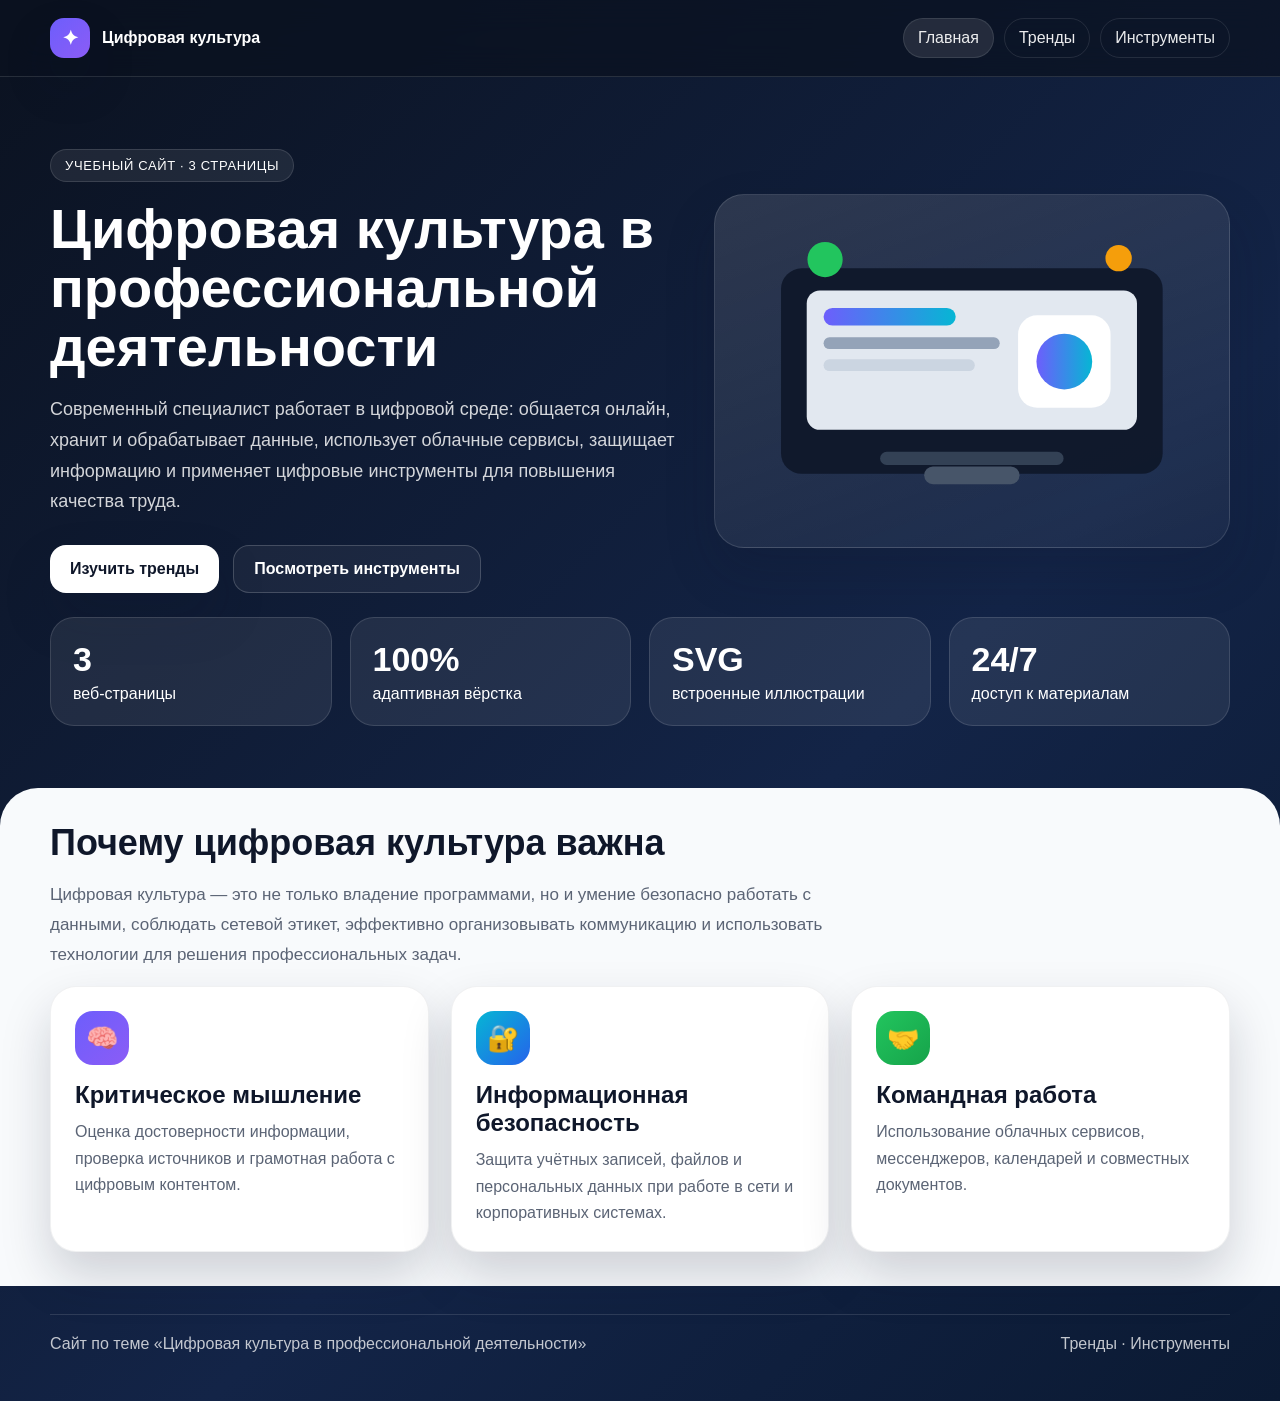
<file: index.html>
<!DOCTYPE html>
<html lang="ru">
<head>
  <meta charset="UTF-8">
  <meta name="viewport" content="width=device-width, initial-scale=1.0">
  <title>Цифровая культура в профессиональной деятельности</title>
  <link rel="stylesheet" href="style.css">
</head>
<body>
<header class="header">
  <div class="container nav">
    <a class="brand" href="index.html"><span class="brand-badge">✦</span><span>Цифровая культура</span></a>
    <nav class="menu">
      <a class="active" href="index.html">Главная</a>
      <a href="trends.html">Тренды</a>
      <a href="tools.html">Инструменты</a>
    </nav>
  </div>
</header>

<section class="hero">
  <div class="container hero-grid">
    <div>
      <span class="kicker">Учебный сайт · 3 страницы</span>
      <h1>Цифровая культура в профессиональной деятельности</h1>
      <p class="lead">Современный специалист работает в цифровой среде: общается онлайн, хранит и обрабатывает данные, использует облачные сервисы, защищает информацию и применяет цифровые инструменты для повышения качества труда.</p>
      <div class="hero-actions">
        <a class="btn btn-primary" href="trends.html">Изучить тренды</a>
        <a class="btn btn-secondary" href="tools.html">Посмотреть инструменты</a>
      </div>
    </div>
    <div class="illus">
      <svg viewBox="0 0 640 420" xmlns="http://www.w3.org/2000/svg" aria-label="Иллюстрация цифрового рабочего места">
        <defs>
          <linearGradient id="g1" x1="0" x2="1">
            <stop offset="0" stop-color="#6d5efc"/>
            <stop offset="1" stop-color="#06b6d4"/>
          </linearGradient>
        </defs>
        <rect x="60" y="70" width="520" height="280" rx="28" fill="#0f172a" opacity="0.92"/>
        <rect x="95" y="100" width="450" height="190" rx="18" fill="#e2e8f0"/>
        <rect x="118" y="124" width="180" height="24" rx="12" fill="url(#g1)"/>
        <rect x="118" y="164" width="240" height="16" rx="8" fill="#94a3b8"/>
        <rect x="118" y="194" width="206" height="16" rx="8" fill="#cbd5e1"/>
        <rect x="383" y="134" width="126" height="126" rx="26" fill="#fff"/>
        <circle cx="446" cy="197" r="38" fill="url(#g1)"/>
        <rect x="195" y="320" width="250" height="18" rx="9" fill="#334155"/>
        <rect x="255" y="340" width="130" height="24" rx="12" fill="#475569"/>
        <circle cx="120" cy="58" r="24" fill="#22c55e"/>
        <circle cx="520" cy="56" r="18" fill="#f59e0b"/>
      </svg>
    </div>
  </div>
  <div class="container stats">
    <div class="stat"><strong>3</strong><span>веб-страницы</span></div>
    <div class="stat"><strong>100%</strong><span>адаптивная вёрстка</span></div>
    <div class="stat"><strong>SVG</strong><span>встроенные иллюстрации</span></div>
    <div class="stat"><strong>24/7</strong><span>доступ к материалам</span></div>
  </div>
</section>

<section class="section section-light">
  <div class="container">
    <h2>Почему цифровая культура важна</h2>
    <p class="section-text">Цифровая культура — это не только владение программами, но и умение безопасно работать с данными, соблюдать сетевой этикет, эффективно организовывать коммуникацию и использовать технологии для решения профессиональных задач.</p>
    <div class="grid-3">
      <article class="card"><div class="icon i1">🧠</div><h3>Критическое мышление</h3><p>Оценка достоверности информации, проверка источников и грамотная работа с цифровым контентом.</p></article>
      <article class="card"><div class="icon i2">🔐</div><h3>Информационная безопасность</h3><p>Защита учётных записей, файлов и персональных данных при работе в сети и корпоративных системах.</p></article>
      <article class="card"><div class="icon i3">🤝</div><h3>Командная работа</h3><p>Использование облачных сервисов, мессенджеров, календарей и совместных документов.</p></article>
    </div>
  </div>
</section>

<footer class="footer">
  <div class="container footer-box">
    <div>Сайт по теме «Цифровая культура в профессиональной деятельности»</div>
    <div><a href="trends.html">Тренды</a> · <a href="tools.html">Инструменты</a></div>
  </div>
</footer>
</body>
</html>
</file>
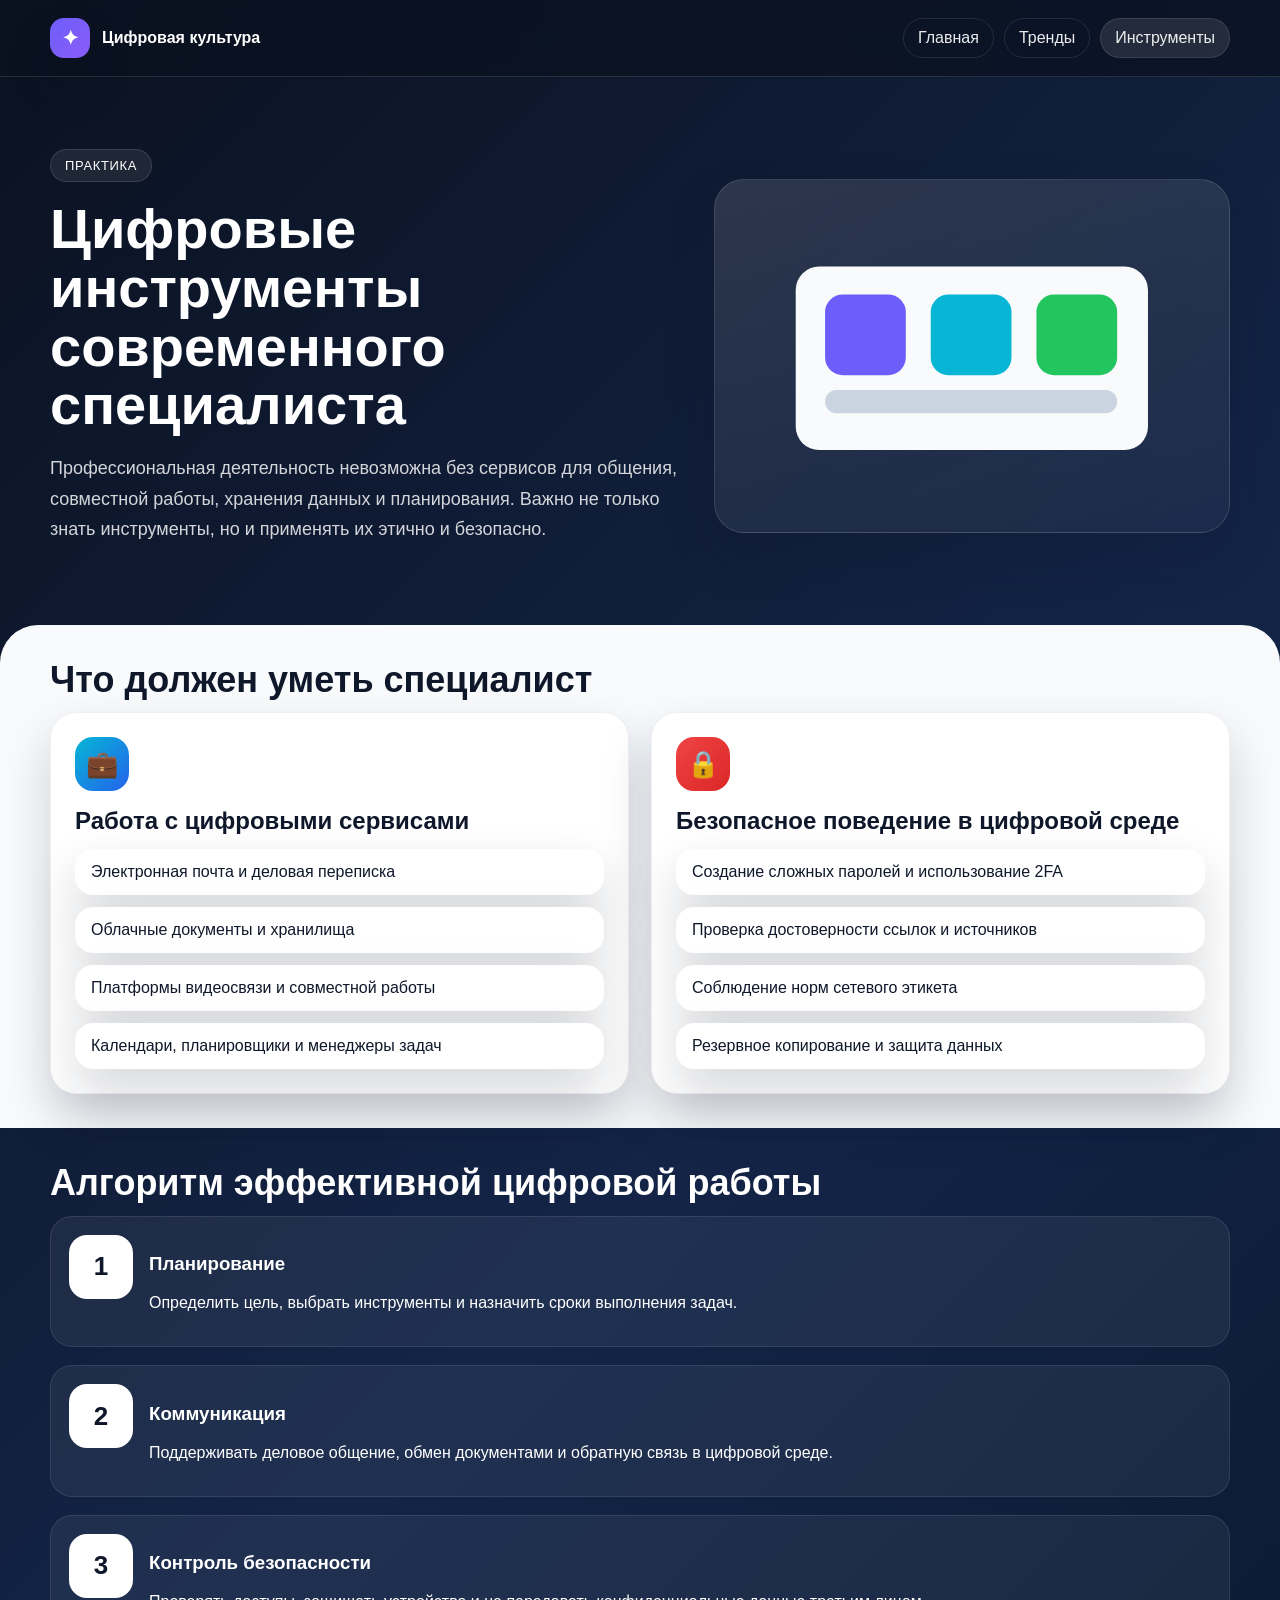
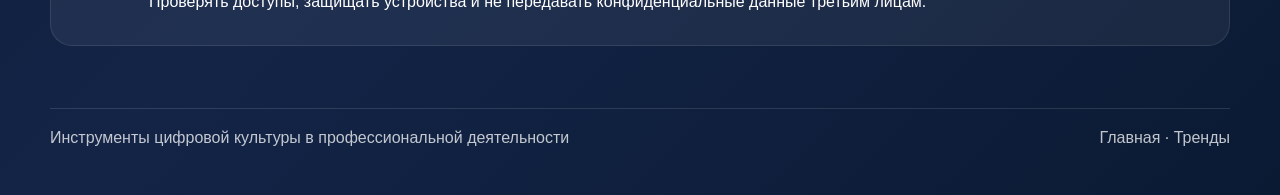
<file: tools.html>
<!DOCTYPE html>
<html lang="ru">
<head>
  <meta charset="UTF-8">
  <meta name="viewport" content="width=device-width, initial-scale=1.0">
  <title>Инструменты специалиста — Цифровая культура</title>
  <link rel="stylesheet" href="style.css">
</head>
<body>
<header class="header">
  <div class="container nav">
    <a class="brand" href="index.html"><span class="brand-badge">✦</span><span>Цифровая культура</span></a>
    <nav class="menu">
      <a href="index.html">Главная</a>
      <a href="trends.html">Тренды</a>
      <a class="active" href="tools.html">Инструменты</a>
    </nav>
  </div>
</header>

<section class="hero">
  <div class="container hero-grid">
    <div>
      <span class="kicker">Практика</span>
      <h1>Цифровые инструменты современного специалиста</h1>
      <p class="lead">Профессиональная деятельность невозможна без сервисов для общения, совместной работы, хранения данных и планирования. Важно не только знать инструменты, но и применять их этично и безопасно.</p>
    </div>
    <div class="illus">
      <svg viewBox="0 0 640 420" xmlns="http://www.w3.org/2000/svg" aria-label="Иллюстрация цифровых инструментов">
        <rect x="80" y="88" width="480" height="250" rx="32" fill="#f8fafc"/>
        <rect x="120" y="126" width="110" height="110" rx="24" fill="#6d5efc"/>
        <rect x="264" y="126" width="110" height="110" rx="24" fill="#06b6d4"/>
        <rect x="408" y="126" width="110" height="110" rx="24" fill="#22c55e"/>
        <rect x="120" y="256" width="398" height="32" rx="16" fill="#cbd5e1"/>
      </svg>
    </div>
  </div>
</section>

<section class="section section-light">
  <div class="container">
    <h2>Что должен уметь специалист</h2>
    <div class="grid-2">
      <article class="card">
        <div class="icon i2">💼</div>
        <h3>Работа с цифровыми сервисами</h3>
        <div class="list">
          <div>Электронная почта и деловая переписка</div>
          <div>Облачные документы и хранилища</div>
          <div>Платформы видеосвязи и совместной работы</div>
          <div>Календари, планировщики и менеджеры задач</div>
        </div>
      </article>
      <article class="card">
        <div class="icon i5">🔒</div>
        <h3>Безопасное поведение в цифровой среде</h3>
        <div class="list">
          <div>Создание сложных паролей и использование 2FA</div>
          <div>Проверка достоверности ссылок и источников</div>
          <div>Соблюдение норм сетевого этикета</div>
          <div>Резервное копирование и защита данных</div>
        </div>
      </article>
    </div>
  </div>
</section>

<section class="section">
  <div class="container">
    <h2>Алгоритм эффективной цифровой работы</h2>
    <div class="timeline">
      <div class="step"><div class="num">1</div><div><h3>Планирование</h3><p>Определить цель, выбрать инструменты и назначить сроки выполнения задач.</p></div></div>
      <div class="step"><div class="num">2</div><div><h3>Коммуникация</h3><p>Поддерживать деловое общение, обмен документами и обратную связь в цифровой среде.</p></div></div>
      <div class="step"><div class="num">3</div><div><h3>Контроль безопасности</h3><p>Проверять доступы, защищать устройства и не передавать конфиденциальные данные третьим лицам.</p></div></div>
    </div>
  </div>
</section>

<footer class="footer">
  <div class="container footer-box">
    <div>Инструменты цифровой культуры в профессиональной деятельности</div>
    <div><a href="index.html">Главная</a> · <a href="trends.html">Тренды</a></div>
  </div>
</footer>
</body>
</html>
</file>
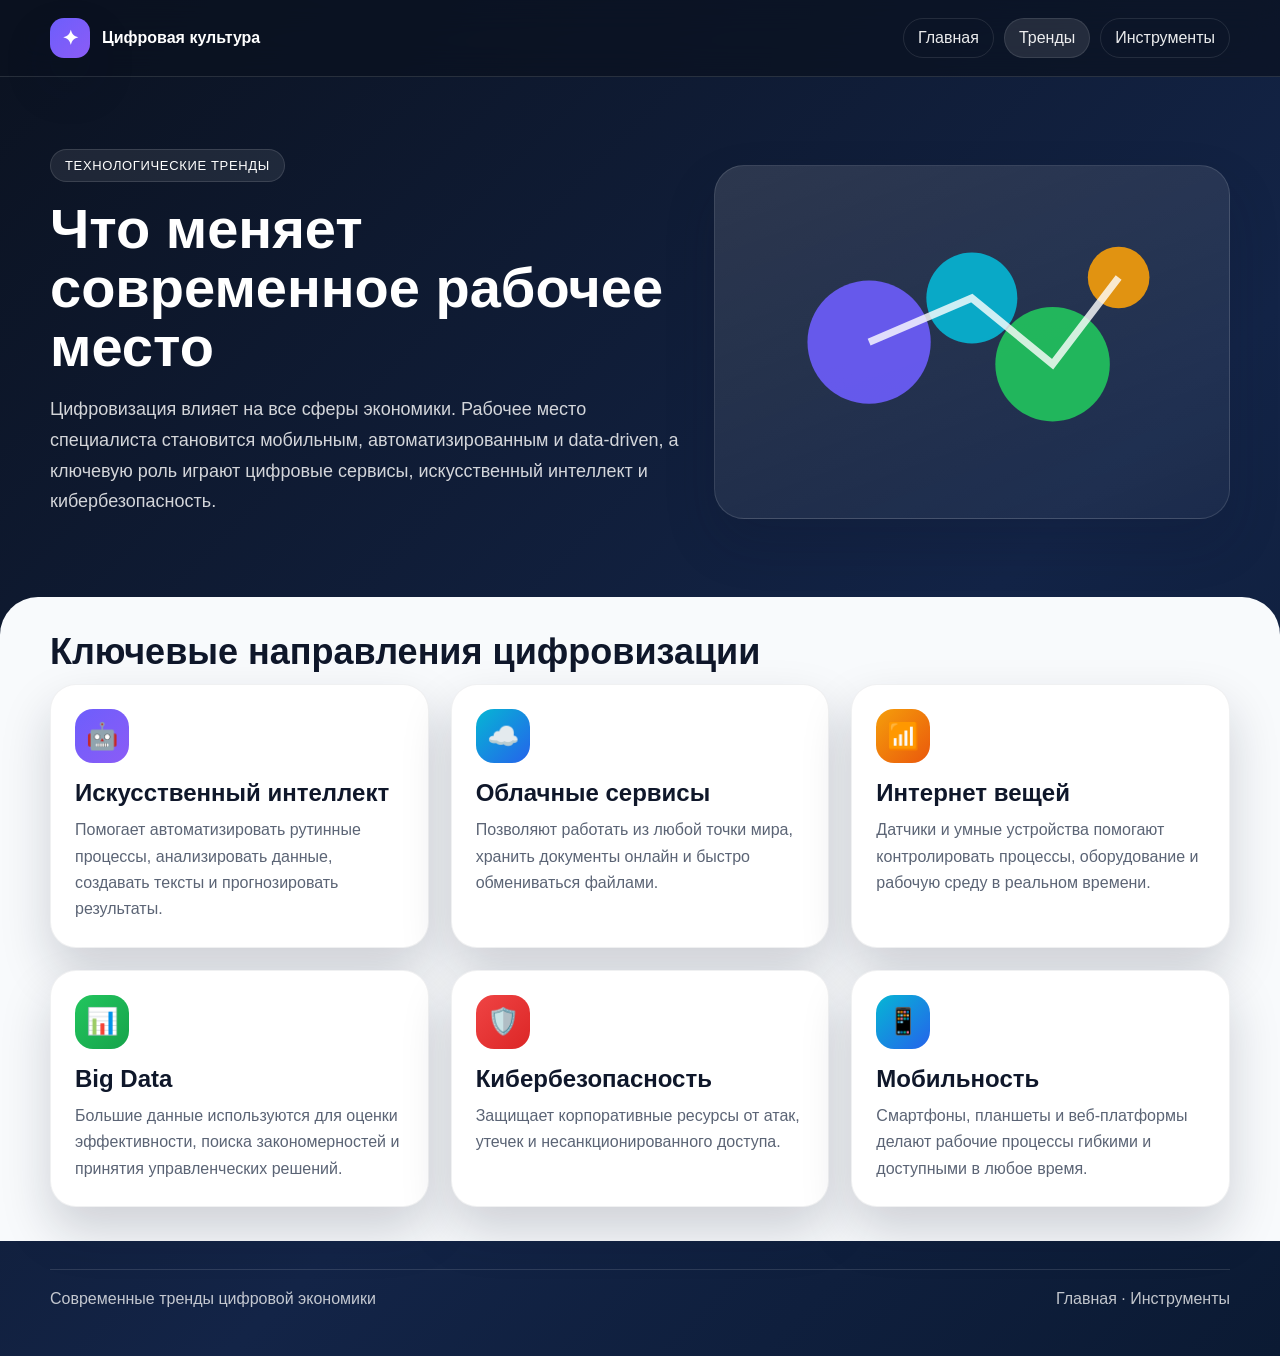
<file: trends.html>
<!DOCTYPE html>
<html lang="ru">
<head>
  <meta charset="UTF-8">
  <meta name="viewport" content="width=device-width, initial-scale=1.0">
  <title>Технологические тренды — Цифровая культура</title>
  <link rel="stylesheet" href="style.css">
</head>
<body>
<header class="header">
  <div class="container nav">
    <a class="brand" href="index.html"><span class="brand-badge">✦</span><span>Цифровая культура</span></a>
    <nav class="menu">
      <a href="index.html">Главная</a>
      <a class="active" href="trends.html">Тренды</a>
      <a href="tools.html">Инструменты</a>
    </nav>
  </div>
</header>

<section class="hero">
  <div class="container hero-grid">
    <div>
      <span class="kicker">Технологические тренды</span>
      <h1>Что меняет современное рабочее место</h1>
      <p class="lead">Цифровизация влияет на все сферы экономики. Рабочее место специалиста становится мобильным, автоматизированным и data-driven, а ключевую роль играют цифровые сервисы, искусственный интеллект и кибербезопасность.</p>
    </div>
    <div class="illus">
      <svg viewBox="0 0 640 420" xmlns="http://www.w3.org/2000/svg" aria-label="Иллюстрация трендов">
        <circle cx="180" cy="210" r="84" fill="#6d5efc" opacity="0.9"/>
        <circle cx="320" cy="150" r="62" fill="#06b6d4" opacity="0.9"/>
        <circle cx="430" cy="240" r="78" fill="#22c55e" opacity="0.9"/>
        <circle cx="520" cy="122" r="42" fill="#f59e0b" opacity="0.9"/>
        <path d="M180 210 L320 150 L430 240 L520 122" stroke="#fff" stroke-width="10" fill="none" opacity="0.8"/>
      </svg>
    </div>
  </div>
</section>

<section class="section section-light">
  <div class="container">
    <h2>Ключевые направления цифровизации</h2>
    <div class="grid-3">
      <article class="card"><div class="icon i1">🤖</div><h3>Искусственный интеллект</h3><p>Помогает автоматизировать рутинные процессы, анализировать данные, создавать тексты и прогнозировать результаты.</p></article>
      <article class="card"><div class="icon i2">☁️</div><h3>Облачные сервисы</h3><p>Позволяют работать из любой точки мира, хранить документы онлайн и быстро обмениваться файлами.</p></article>
      <article class="card"><div class="icon i4">📶</div><h3>Интернет вещей</h3><p>Датчики и умные устройства помогают контролировать процессы, оборудование и рабочую среду в реальном времени.</p></article>
      <article class="card"><div class="icon i3">📊</div><h3>Big Data</h3><p>Большие данные используются для оценки эффективности, поиска закономерностей и принятия управленческих решений.</p></article>
      <article class="card"><div class="icon i5">🛡️</div><h3>Кибербезопасность</h3><p>Защищает корпоративные ресурсы от атак, утечек и несанкционированного доступа.</p></article>
      <article class="card"><div class="icon i2">📱</div><h3>Мобильность</h3><p>Смартфоны, планшеты и веб-платформы делают рабочие процессы гибкими и доступными в любое время.</p></article>
    </div>
  </div>
</section>

<footer class="footer">
  <div class="container footer-box">
    <div>Современные тренды цифровой экономики</div>
    <div><a href="index.html">Главная</a> · <a href="tools.html">Инструменты</a></div>
  </div>
</footer>
</body>
</html>
</file>
<file: style.css>
:root{
  --bg:#0b1220;
  --bg2:#111a2f;
  --card:#ffffff;
  --text:#0f172a;
  --muted:#5b6475;
  --line:rgba(255,255,255,.12);
  --accent:#6d5efc;
  --accent2:#22c55e;
  --accent3:#06b6d4;
  --accent4:#f59e0b;
  --shadow:0 24px 50px rgba(15,23,42,.18);
}
*{box-sizing:border-box}
html{scroll-behavior:smooth}
body{margin:0;font-family:Inter,Segoe UI,Arial,sans-serif;color:#fff;background:linear-gradient(135deg,var(--bg),#132447 60%,#0b1a33)}
a{text-decoration:none;color:inherit}
img,svg{max-width:100%;display:block}
.container{width:min(1180px,calc(100% - 40px));margin:0 auto}
.header{position:sticky;top:0;z-index:20;background:rgba(11,18,32,.7);backdrop-filter:blur(16px);border-bottom:1px solid var(--line)}
.nav{display:flex;align-items:center;justify-content:space-between;padding:18px 0}
.brand{display:flex;gap:12px;align-items:center;font-weight:800}
.brand-badge{width:40px;height:40px;border-radius:14px;background:linear-gradient(135deg,var(--accent),#8b5cf6);display:grid;place-items:center;font-size:20px;box-shadow:var(--shadow)}
.menu{display:flex;gap:10px;flex-wrap:wrap}
.menu a{padding:10px 14px;border-radius:999px;border:1px solid rgba(255,255,255,.1);color:rgba(255,255,255,.92)}
.menu a.active,.menu a:hover{background:rgba(255,255,255,.1)}
.hero{padding:72px 0 36px}
.hero-grid{display:grid;grid-template-columns:1.1fr .9fr;gap:34px;align-items:center}
.kicker{display:inline-block;padding:8px 14px;border-radius:999px;background:rgba(255,255,255,.08);border:1px solid rgba(255,255,255,.12);font-size:13px;letter-spacing:.05em;text-transform:uppercase}
h1{font-size:56px;line-height:1.05;margin:18px 0 16px}
.lead{font-size:18px;line-height:1.7;color:rgba(255,255,255,.82);max-width:680px}
.hero-actions{display:flex;gap:14px;flex-wrap:wrap;margin-top:28px}
.btn{padding:14px 20px;border-radius:16px;font-weight:700;display:inline-flex;align-items:center;gap:10px}
.btn-primary{background:#fff;color:var(--text);box-shadow:var(--shadow)}
.btn-secondary{border:1px solid rgba(255,255,255,.18);background:rgba(255,255,255,.05)}
.illus{background:linear-gradient(160deg,rgba(255,255,255,.12),rgba(255,255,255,.04));border:1px solid rgba(255,255,255,.12);border-radius:30px;padding:22px;box-shadow:var(--shadow)}
.section{padding:34px 0}
.section-light{background:#f8fafc;color:var(--text);border-top-left-radius:38px;border-top-right-radius:38px;margin-top:26px}
.section-light .muted{color:var(--muted)}
.section h2{font-size:36px;line-height:1.15;margin:0 0 12px}
.section p.section-text{font-size:17px;line-height:1.75;color:var(--muted);max-width:800px}
.grid-3{display:grid;grid-template-columns:repeat(3,1fr);gap:22px}
.grid-2{display:grid;grid-template-columns:repeat(2,1fr);gap:22px}
.card{background:var(--card);color:var(--text);border-radius:26px;padding:24px;box-shadow:var(--shadow);border:1px solid rgba(15,23,42,.06)}
.card h3{margin:0 0 10px;font-size:24px}
.card p{margin:0;color:var(--muted);line-height:1.65}
.icon{width:54px;height:54px;border-radius:18px;display:grid;place-items:center;font-size:26px;margin-bottom:16px;color:#fff}
.i1{background:linear-gradient(135deg,#6d5efc,#8b5cf6)}
.i2{background:linear-gradient(135deg,#06b6d4,#2563eb)}
.i3{background:linear-gradient(135deg,#22c55e,#16a34a)}
.i4{background:linear-gradient(135deg,#f59e0b,#ea580c)}
.i5{background:linear-gradient(135deg,#ef4444,#dc2626)}
.stats{display:grid;grid-template-columns:repeat(4,1fr);gap:18px;margin-top:24px}
.stat{background:rgba(255,255,255,.08);border:1px solid rgba(255,255,255,.12);border-radius:24px;padding:22px}
.stat strong{display:block;font-size:34px;margin-bottom:6px}
.timeline{display:grid;gap:18px}
.step{display:grid;grid-template-columns:64px 1fr;gap:16px;align-items:start;background:rgba(255,255,255,.06);border:1px solid rgba(255,255,255,.1);padding:18px;border-radius:22px}
.step .num{width:64px;height:64px;border-radius:18px;background:#fff;color:var(--text);display:grid;place-items:center;font-weight:800;font-size:26px}
.list{display:grid;gap:12px;margin-top:14px}
.list div{padding:14px 16px;border-radius:18px;background:#fff;color:var(--text);box-shadow:var(--shadow)}
.footer{padding:28px 0 48px;color:rgba(255,255,255,.75)}
.footer-box{display:flex;justify-content:space-between;gap:20px;flex-wrap:wrap;padding-top:20px;border-top:1px solid rgba(255,255,255,.12)}
.note{padding:18px 20px;border-radius:22px;background:rgba(255,255,255,.07);border:1px solid rgba(255,255,255,.1)}
@media (max-width: 920px){
  .hero-grid,.grid-3,.grid-2,.stats{grid-template-columns:1fr}
  h1{font-size:40px}
  .menu{display:none}
}
</file>
